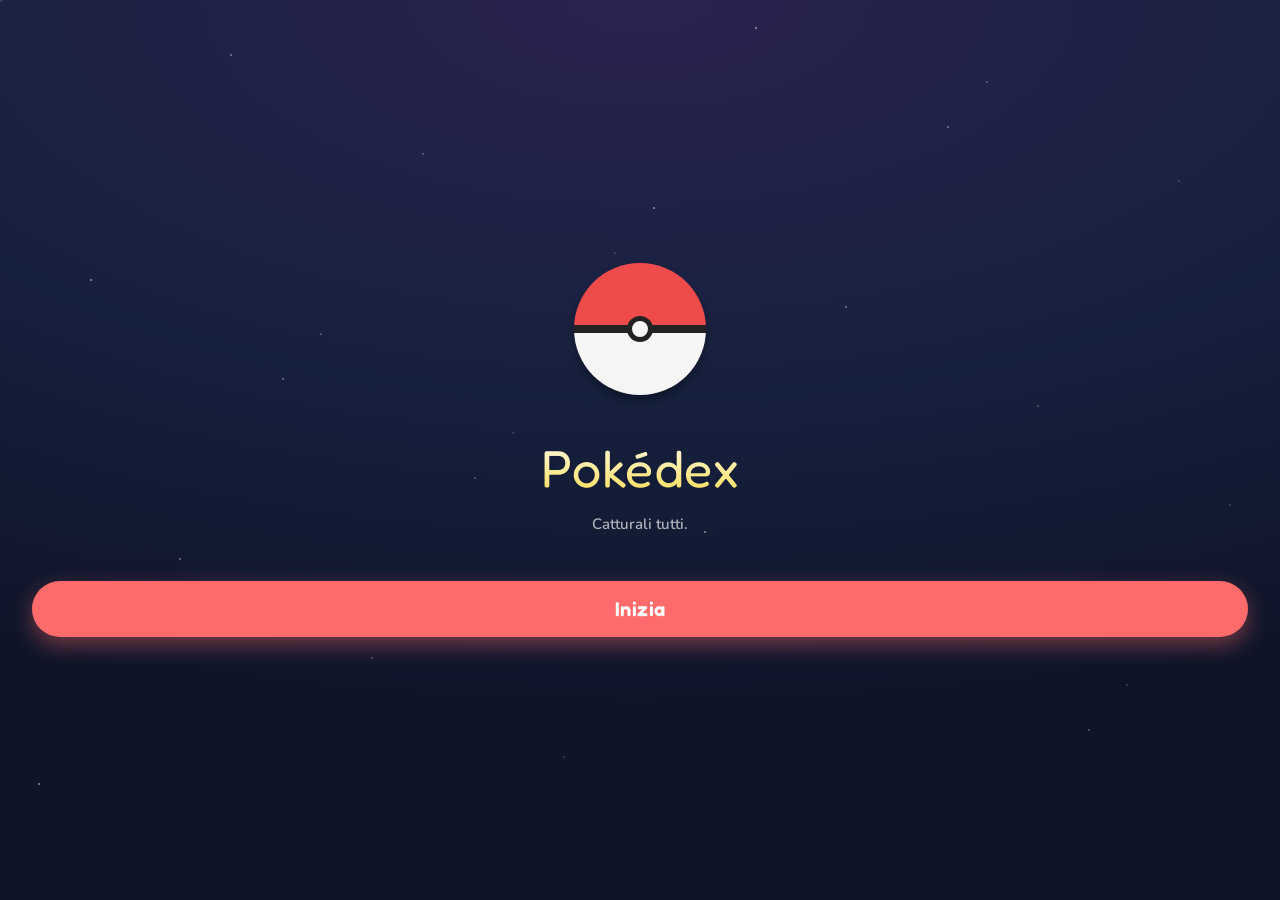
<file: src/index.html>
<!DOCTYPE html>
<html lang="en">
<head>
  <meta charset="UTF-8">
  <meta name="viewport" content="width=device-width, initial-scale=1.0, user-scalable=no">
  <title>PokéCatch</title>
  <link rel="preconnect" href="https://fonts.googleapis.com">
  <link rel="preconnect" href="https://fonts.gstatic.com" crossorigin>
  <link href="https://fonts.googleapis.com/css2?family=Fredoka+One&family=Nunito:wght@400;600;700&display=swap" rel="stylesheet">
  <link rel="stylesheet" href="css/base.css">
  <link rel="stylesheet" href="css/animations.css">
  <link rel="stylesheet" href="css/fte.css">
  <link rel="stylesheet" href="css/catch.css">
  <link rel="stylesheet" href="css/pokedex.css">
  <link rel="stylesheet" href="css/evolution.css">
  <link rel="manifest" href="manifest.json">
</head>
<body>
  <div id="app"></div>
  <script type="module" src="js/app.js"></script>
</body>
</html>
</file>
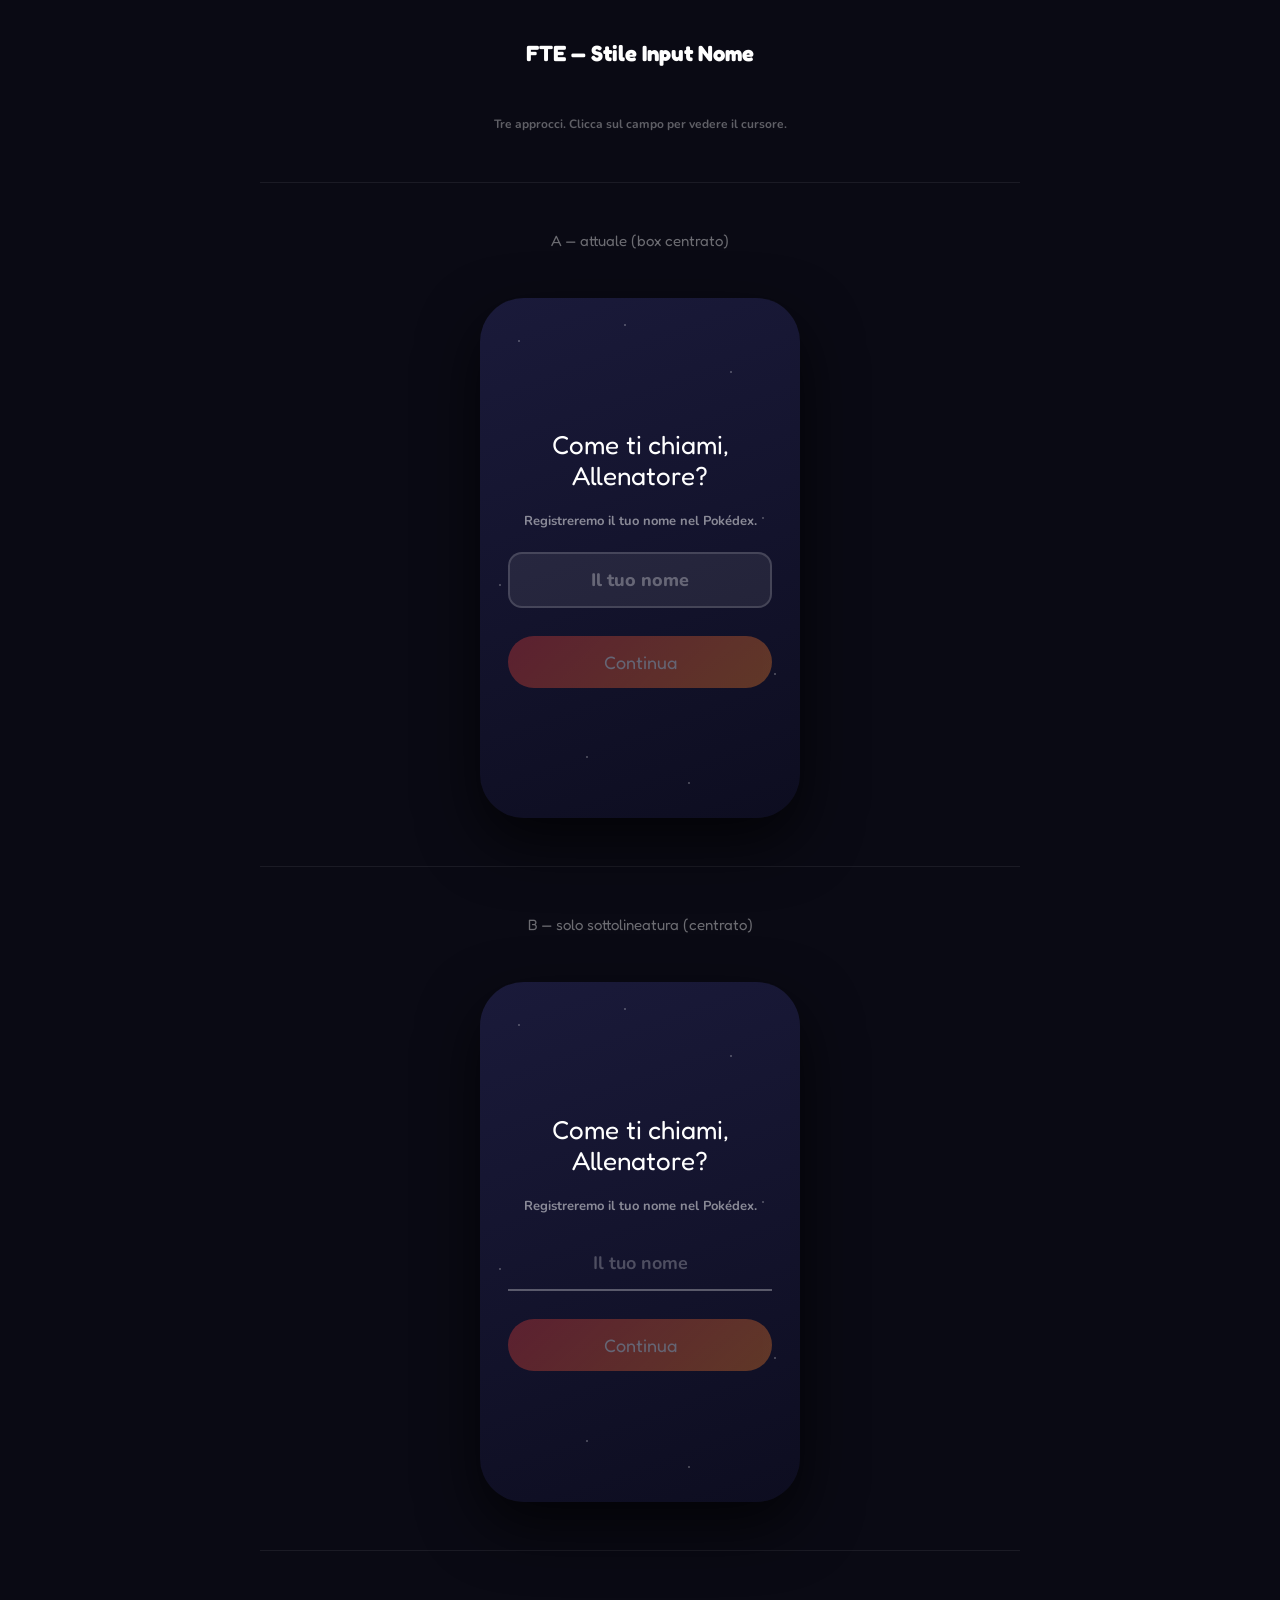
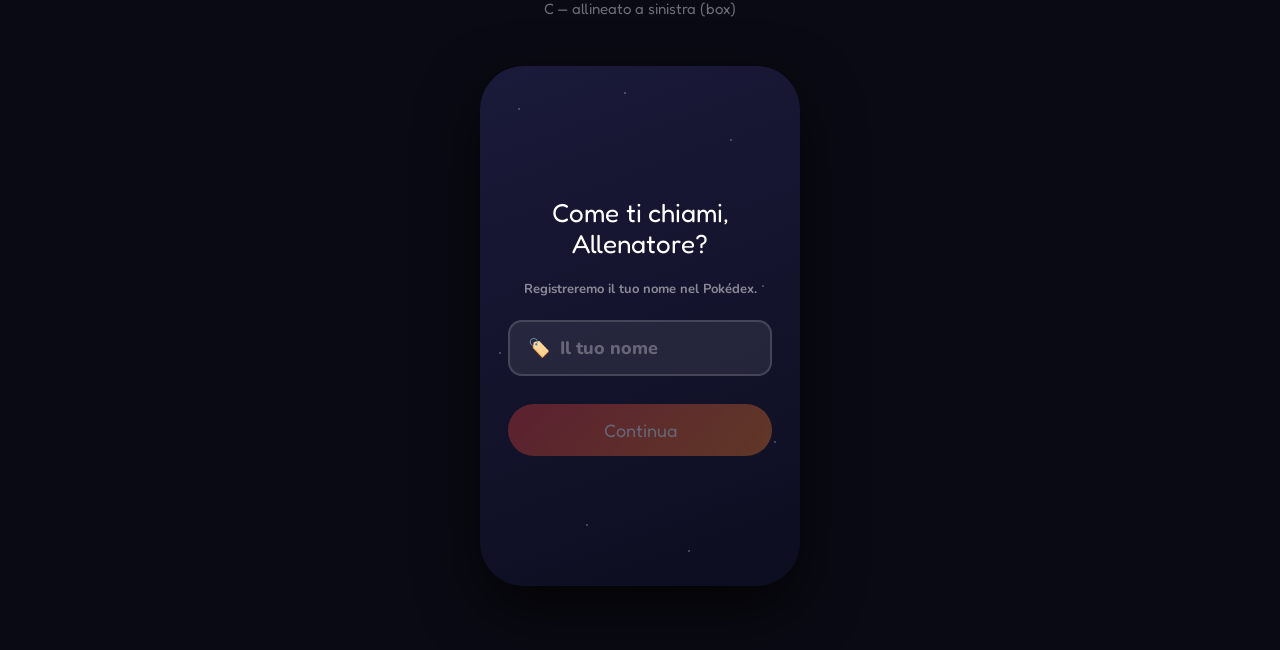
<file: Pokedex/fte-input.html>
<!DOCTYPE html>
<html lang="en">
<head>
<meta charset="UTF-8"/>
<meta name="viewport" content="width=device-width, initial-scale=1.0"/>
<title>FTE Name Input</title>
<link href="https://fonts.googleapis.com/css2?family=Fredoka+One&family=Nunito:wght@700;800;900&display=swap" rel="stylesheet"/>
<style>
* { box-sizing: border-box; margin: 0; padding: 0; }
body { font-family: 'Nunito', sans-serif; background: #0a0a14; color: #fff; padding: 40px 20px 64px; display: flex; flex-direction: column; align-items: center; gap: 48px; }
h1 { font-family: 'Fredoka One'; font-size: 22px; text-align:center; }
.sub { font-size: 12px; color: rgba(255,255,255,.35); font-weight: 700; text-align: center; line-height: 1.7; max-width:560px; }
.divider { width:100%; max-width:760px; height:1px; background:rgba(255,255,255,.07); }
.lbl { font-family:'Fredoka One'; font-size:15px; color:rgba(255,255,255,.4); text-align:center; }

/* phone shell */
.phone {
  width: 320px; height: 520px;
  background: linear-gradient(160deg, #1a1a3a 0%, #0d0d20 100%);
  border-radius: 44px; overflow: hidden;
  box-shadow: 0 24px 60px rgba(0,0,0,.7);
  display: flex; flex-direction: column;
  align-items: center; justify-content: center;
  padding: 32px 28px; gap: 20px;
  position: relative;
}
/* stars */
.stars { position:absolute; inset:0; pointer-events:none; }
.star { position:absolute; width:2px; height:2px; border-radius:50%; background:#fff; opacity:.3; }

.fte-title { font-family:'Fredoka One'; font-size:26px; text-align:center; color:#fff; }
.fte-sub { font-size:13px; font-weight:700; color:rgba(255,255,255,.5); text-align:center; line-height:1.6; }

/* ── OPTION A: current (box, centred) ── */
.input-box {
  width: 100%;
  background: rgba(255,255,255,.08);
  border: 2px solid rgba(255,255,255,.15);
  border-radius: 14px;
  padding: 14px 18px;
  font-family: 'Nunito', sans-serif;
  font-size: 18px; font-weight: 800;
  color: #fff; text-align: center;
  outline: none;
}
.input-box::placeholder { color: rgba(255,255,255,.3); }
.input-box:focus { border-color: rgba(255,255,255,.4); background: rgba(255,255,255,.11); }

/* ── OPTION B: underline only, centred ── */
.input-underline {
  width: 100%;
  background: transparent;
  border: none;
  border-bottom: 2.5px solid rgba(255,255,255,.3);
  padding: 10px 4px 12px;
  font-family: 'Nunito', sans-serif;
  font-size: 22px; font-weight: 800;
  color: #fff; text-align: center;
  outline: none;
  transition: border-color .2s;
}
.input-underline::placeholder { color: rgba(255,255,255,.25); font-size:18px; font-weight:700; }
.input-underline:focus { border-color: rgba(255,255,255,.7); }

/* ── OPTION C: left-aligned in centred block ── */
.input-left-wrap {
  width: 100%;
  background: rgba(255,255,255,.08);
  border: 2px solid rgba(255,255,255,.15);
  border-radius: 14px;
  padding: 14px 18px;
  display: flex; align-items: center; gap: 10px;
}
.input-left-wrap span { font-size:18px; }
.input-left {
  flex: 1;
  background: transparent; border: none;
  font-family: 'Nunito', sans-serif;
  font-size: 18px; font-weight: 800;
  color: #fff; text-align: left;
  outline: none;
}
.input-left::placeholder { color: rgba(255,255,255,.3); }

/* shared button */
.btn {
  width: 100%; height: 52px; border-radius: 999px;
  background: linear-gradient(135deg, #e23b3b, #f5822a);
  border: none; color: #fff;
  font-family: 'Fredoka One'; font-size: 18px;
  cursor: pointer; margin-top: 8px;
}
.btn:disabled { opacity: .35; cursor: not-allowed; }
</style>
</head>
<body>

<h1>FTE — Stile Input Nome</h1>
<p class="sub">Tre approcci. Clicca sul campo per vedere il cursore.</p>

<!-- A: current box centred -->
<div class="divider"></div>
<div class="lbl">A — attuale (box centrato)</div>
<div class="phone">
  <div class="stars">
    <span class="star" style="left:12%;top:8%"></span><span class="star" style="left:78%;top:14%"></span>
    <span class="star" style="left:45%;top:5%"></span><span class="star" style="left:88%;top:42%"></span>
    <span class="star" style="left:6%;top:55%"></span><span class="star" style="left:92%;top:72%"></span>
    <span class="star" style="left:33%;top:88%"></span><span class="star" style="left:65%;top:93%"></span>
  </div>
  <div class="fte-title">Come ti chiami,<br>Allenatore?</div>
  <div class="fte-sub">Registreremo il tuo nome nel Pokédex.</div>
  <input class="input-box" placeholder="Il tuo nome" maxlength="14" id="a-input"/>
  <button class="btn" id="a-btn" disabled>Continua</button>
  <script>
    document.getElementById('a-input').addEventListener('input', e => {
      document.getElementById('a-btn').disabled = e.target.value.trim().length < 2;
    });
  </script>
</div>

<!-- B: underline centred -->
<div class="divider"></div>
<div class="lbl">B — solo sottolineatura (centrato)</div>
<div class="phone">
  <div class="stars">
    <span class="star" style="left:12%;top:8%"></span><span class="star" style="left:78%;top:14%"></span>
    <span class="star" style="left:45%;top:5%"></span><span class="star" style="left:88%;top:42%"></span>
    <span class="star" style="left:6%;top:55%"></span><span class="star" style="left:92%;top:72%"></span>
    <span class="star" style="left:33%;top:88%"></span><span class="star" style="left:65%;top:93%"></span>
  </div>
  <div class="fte-title">Come ti chiami,<br>Allenatore?</div>
  <div class="fte-sub">Registreremo il tuo nome nel Pokédex.</div>
  <input class="input-underline" placeholder="Il tuo nome" maxlength="14" id="b-input"/>
  <button class="btn" id="b-btn" disabled>Continua</button>
  <script>
    document.getElementById('b-input').addEventListener('input', e => {
      document.getElementById('b-btn').disabled = e.target.value.trim().length < 2;
    });
  </script>
</div>

<!-- C: left-aligned with icon -->
<div class="divider"></div>
<div class="lbl">C — allineato a sinistra (box)</div>
<div class="phone">
  <div class="stars">
    <span class="star" style="left:12%;top:8%"></span><span class="star" style="left:78%;top:14%"></span>
    <span class="star" style="left:45%;top:5%"></span><span class="star" style="left:88%;top:42%"></span>
    <span class="star" style="left:6%;top:55%"></span><span class="star" style="left:92%;top:72%"></span>
    <span class="star" style="left:33%;top:88%"></span><span class="star" style="left:65%;top:93%"></span>
  </div>
  <div class="fte-title">Come ti chiami,<br>Allenatore?</div>
  <div class="fte-sub">Registreremo il tuo nome nel Pokédex.</div>
  <div class="input-left-wrap">
    <span>🏷️</span>
    <input class="input-left" placeholder="Il tuo nome" maxlength="14" id="c-input"/>
  </div>
  <button class="btn" id="c-btn" disabled>Continua</button>
  <script>
    document.getElementById('c-input').addEventListener('input', e => {
      document.getElementById('c-btn').disabled = e.target.value.trim().length < 2;
    });
  </script>
</div>

</body>
</html>
</file>
<file: src/css/base.css>
/* Reset */
*, *::before, *::after { box-sizing: border-box; margin: 0; padding: 0; }

:root {
  /* Core palette */
  --bg-catch: #1a1a2e;
  --bg-catch-2: #16213e;
  --bg-pokedex: #f5f2eb;
  --bg-pokedex-dark: #1e1e2a;
  --accent: #ff6b6b;
  --accent-deep: #e8514f;
  --accent-primary: #ff6b6b;
  --accent-gold: #ffd93d;
  --gold: #ffd93d;
  --text-primary: #2d2d2d;
  --text-light: #f0f0f0;
  --text-muted: #8a8a99;
  --silhouette: #3a3a5c;
  --card-light: #ffffff;
  --card-shadow: 0 6px 20px rgba(40,30,20,.10);

  /* Skin (default: classic) */
  --skin: #cc0000;
  --skin-soft: rgba(204,0,0,.14);
  --frame-border: 6px solid #cc0000;
  --frame-radius: 22px;
  --frame-glow: none;

  /* Type colours */
  --type-normal: #a8a878;
  --type-fire: #f08030;
  --type-water: #6890f0;
  --type-grass: #78c850;
  --type-electric: #f8d030;
  --type-ice: #98d8d8;
  --type-fighting: #c03028;
  --type-poison: #a040a0;
  --type-ground: #e0c068;
  --type-flying: #a890f0;
  --type-psychic: #f85888;
  --type-bug: #a8b820;
  --type-rock: #b8a038;
  --type-ghost: #705898;
  --type-dragon: #7038f8;
  --type-dark: #705848;
  --type-steel: #b8b8d0;
  --type-fairy: #ee99ac;

  /* Spacing (8px base) */
  --s1: 8px;
  --s2: 16px;
  --s3: 24px;
  --s4: 32px;
  --space-xs: 4px;
  --space-sm: 8px;
  --space-md: 16px;
  --space-lg: 24px;
  --space-xl: 32px;
  --space-2xl: 48px;

  /* Radius */
  --radius: 12px;
  --radius-sm: 8px;
  --radius-md: 12px;
  --radius-lg: 20px;
  --radius-full: 9999px;
  --radius-pill: 9999px;

  /* Touch */
  --tap: 48px;

  /* Typography */
  --font-display: 'Fredoka One', cursive;
  --font-body: 'Nunito', sans-serif;
}

/* Pokédex model overrides via data-pokedex on #app */
[data-pokedex="classic"] {
  --skin: #cc0000;
  --skin-soft: rgba(204,0,0,.13);
  --frame-border: 6px solid #cc0000;
  --frame-radius: 22px;
  --frame-glow: none;
}
[data-pokedex="johto"] {
  --skin: #d4a017;
  --skin-soft: rgba(212,160,23,.14);
  --frame-border: 5px solid #d4a017;
  --frame-radius: 16px;
  --frame-glow: inset 0 0 12px rgba(212,160,23,.15);
}
[data-pokedex="hoenn"] {
  --skin: #f97316;
  --skin-soft: rgba(249,115,22,.12);
  --frame-border: 5px solid #f97316;
  --frame-radius: 18px;
  --frame-glow: none;
}
[data-pokedex="sinnoh"] {
  --skin: #e63946;
  --skin-soft: rgba(230,57,70,.12);
  --frame-border: 4px solid #e63946;
  --frame-radius: 14px;
  --frame-glow: none;
}
[data-pokedex="unova"] {
  --skin: #555b6e;
  --skin-soft: rgba(85,91,110,.14);
  --frame-border: 3px solid #555b6e;
  --frame-radius: 8px;
  --frame-glow: 0 0 16px rgba(85,91,110,.3);
}
[data-pokedex="kalos"] {
  --skin: #e63946;
  --skin-soft: rgba(230,57,70,.12);
  --frame-border: 3px solid #e63946;
  --frame-radius: 28px;
  --frame-glow: 0 0 18px rgba(230,57,70,.2), 0 0 0 1px rgba(230,57,70,.3);
}
[data-pokedex="alola"] {
  --skin: #f4a261;
  --skin-soft: rgba(244,162,97,.12);
  --frame-border: 3px solid #f4a261;
  --frame-radius: 24px;
  --frame-glow: 0 0 14px rgba(244,162,97,.25);
}
[data-pokedex="rotom"] {
  --skin: #e76f51;
  --skin-soft: rgba(231,111,81,.12);
  --frame-border: 3px solid #e76f51;
  --frame-radius: 28px;
  --frame-glow: 0 0 18px rgba(231,111,81,.3), 0 0 0 1px rgba(231,111,81,.3);
}

html, body {
  height: 100%;
  font-family: var(--font-body);
  font-size: 16px;
  line-height: 1.5;
  -webkit-font-smoothing: antialiased;
}

body {
  background: var(--bg-catch);
  color: var(--text-light);
}

#app {
  min-height: 100%;
  display: flex;
  flex-direction: column;
  position: relative;
}

h1, h2, h3 {
  font-family: var(--font-display);
  font-weight: 400;
}

button {
  font-family: var(--font-body);
  font-weight: 600;
  cursor: pointer;
  border: none;
  outline: none;
  background: none;
  color: inherit;
  -webkit-tap-highlight-color: transparent;
}

input {
  font-family: var(--font-body);
}

img {
  display: block;
  max-width: 100%;
}

.fredoka {
  font-family: var(--font-display);
  font-weight: 400;
}

/* Scroll regions */
.scroll {
  overflow-y: auto;
  overflow-x: hidden;
  -webkit-overflow-scrolling: touch;
}
.scroll::-webkit-scrollbar { width: 0; height: 0; }

/* Primary pill button */
.btn-primary {
  height: 56px;
  border-radius: var(--radius-pill);
  background: var(--accent);
  color: #fff;
  font-family: var(--font-display);
  font-size: 20px;
  letter-spacing: .5px;
  display: flex;
  align-items: center;
  justify-content: center;
  gap: 10px;
  box-shadow: 0 8px 22px rgba(255,107,107,.42);
  transition: transform .12s ease, box-shadow .2s ease;
  width: 100%;
  padding: 0 24px;
}
.btn-primary:active {
  transform: translateY(2px) scale(.99);
  box-shadow: 0 4px 12px rgba(255,107,107,.4);
}
.btn-primary:disabled {
  opacity: .4;
  box-shadow: none;
  cursor: not-allowed;
}

/* Ghost button */
.btn-ghost {
  height: 48px;
  border-radius: var(--radius-pill);
  background: rgba(255,255,255,.07);
  color: var(--text-light);
  border: 1.5px solid rgba(255,255,255,.16);
  font-family: var(--font-body);
  font-weight: 700;
  font-size: 15px;
  display: flex;
  align-items: center;
  justify-content: center;
  gap: 8px;
  padding: 0 22px;
  transition: background .15s ease, border-color .15s ease;
}
.btn-ghost:active {
  background: rgba(255,255,255,.13);
}

/* Type badge */
.type-badge {
  display: inline-flex;
  align-items: center;
  gap: 5px;
  padding: 5px 13px;
  border-radius: var(--radius-pill);
  font-family: var(--font-body);
  font-weight: 800;
  font-size: 12px;
  color: #fff;
  text-shadow: 0 1px 2px rgba(0,0,0,.25);
  letter-spacing: .4px;
  text-transform: capitalize;
}

/* Filter pills */
.pill {
  height: 36px;
  padding: 0 16px;
  border-radius: var(--radius-pill);
  font-family: var(--font-body);
  font-weight: 700;
  font-size: 13px;
  background: rgba(0,0,0,.05);
  color: var(--text-muted);
  display: inline-flex;
  align-items: center;
  white-space: nowrap;
  transition: all .15s ease;
  border: 1.5px solid transparent;
  flex-shrink: 0;
}
.pill.active {
  background: var(--accent);
  color: #fff;
}

/* Skeleton loader */
.skel {
  background: linear-gradient(90deg, rgba(255,255,255,.04) 25%, rgba(255,255,255,.12) 37%, rgba(255,255,255,.04) 63%);
  background-size: 200% 100%;
  animation: shimmer 1.3s ease infinite;
}

@media (prefers-reduced-motion: reduce) {
  *, *::before, *::after {
    animation-duration: 0.01ms !important;
    transition-duration: 0.01ms !important;
  }
}
</file>
<file: src/css/animations.css>
@keyframes fadeIn {
  from { opacity: 0; }
  to { opacity: 1; }
}

@keyframes fade-in {
  from { opacity: 0; }
  to { opacity: 1; }
}

@keyframes fadeInUp {
  from { opacity: 0; transform: translateX(-50%) translateY(10px); }
  to { opacity: 1; transform: translateX(-50%) translateY(0); }
}

@keyframes spin {
  to { transform: rotate(360deg); }
}

@keyframes pulse {
  0%, 100% { opacity: 1; }
  50% { opacity: 0.5; }
}

@keyframes float {
  0%, 100% { transform: translateY(0); }
  50% { transform: translateY(-8px); }
}

@keyframes float-y {
  0%, 100% { transform: translateY(0); }
  50% { transform: translateY(-10px); }
}

@keyframes pop-in {
  0% { transform: scale(.6); opacity: 0; }
  60% { transform: scale(1.06); }
  100% { transform: scale(1); opacity: 1; }
}

@keyframes revealPop {
  0% { transform: scale(0.8); opacity: 0; }
  60% { transform: scale(1.1); }
  100% { transform: scale(1); opacity: 1; }
}

@keyframes flee {
  0% { transform: scale(1); opacity: 1; }
  100% { transform: scale(0.3) translateY(-40px); opacity: 0; }
}

@keyframes wobble {
  0%, 100% { transform: rotate(0); }
  25% { transform: rotate(-16deg); }
  75% { transform: rotate(16deg); }
}

@keyframes ballShake {
  0% { transform: translate(-50%, -50%) rotate(0); }
  10% { transform: translate(-50%, -50%) rotate(-15deg); }
  20% { transform: translate(-50%, -50%) rotate(15deg); }
  30% { transform: translate(-50%, -50%) rotate(-10deg); }
  40% { transform: translate(-50%, -50%) rotate(10deg); }
  50% { transform: translate(-50%, -50%) rotate(-5deg); }
  60% { transform: translate(-50%, -50%) rotate(0); }
  100% { transform: translate(-50%, -50%) scale(0.9); }
}

@keyframes shimmer {
  0% { background-position: -200% 0; }
  100% { background-position: 200% 0; }
}

@keyframes sheet-up {
  from { transform: translateY(100%); }
  to { transform: translateY(0); }
}

@keyframes slideUp {
  from { transform: translateY(100%); }
  to { transform: translateY(0); }
}

@keyframes toast-in {
  0% { transform: translateX(-50%) translateY(-30px); opacity: 0; }
  12% { transform: translateX(-50%) translateY(0); opacity: 1; }
  88% { transform: translateX(-50%) translateY(0); opacity: 1; }
  100% { transform: translateX(-50%) translateY(-30px); opacity: 0; }
}

@keyframes star-burst {
  0% { transform: scale(0) rotate(0); opacity: 0; }
  40% { opacity: 1; }
  100% { transform: scale(1.4) rotate(40deg); opacity: 0; }
}

@keyframes sparkle {
  0%, 100% { opacity: .2; transform: scale(.7); }
  50% { opacity: 1; transform: scale(1.2); }
}

@keyframes dexOpen {
  0% { transform: perspective(600px) rotateY(-90deg); opacity: 0; }
  50% { opacity: 1; }
  100% { transform: perspective(600px) rotateY(0deg); }
}

/* Catch sequence animations */
@keyframes ring-burst {
  0% { box-shadow: 0 0 0 0 rgba(255,217,61,.55); }
  100% { box-shadow: 0 0 0 120px rgba(255,217,61,0); }
}

@keyframes ring-shrink {
  from { transform: translate(-50%,-50%) scale(2.6); opacity: .15; }
  to { transform: translate(-50%,-50%) scale(1); opacity: 1; }
}

@keyframes throw-up {
  0% { transform: translate(-50%,140px) scale(.4); }
  70% { transform: translate(-50%,-12px) scale(.62); }
  100% { transform: translate(-50%,0) scale(.6); }
}

@keyframes ball-drop {
  0% { transform: translateY(-90px); opacity: 0; }
  60% { opacity: 1; }
  100% { transform: translateY(0); opacity: 1; }
}

@keyframes mon-shrink {
  from { transform: scale(1); opacity: 1; }
  to { transform: scale(.05); opacity: 0; }
}

@keyframes mon-pop {
  0% { transform: scale(.05); opacity: 0; }
  100% { transform: scale(1); opacity: 1; }
}

@keyframes burst-break {
  0% { transform: scale(1); }
  40% { transform: scale(1.25); }
  100% { transform: scale(1.6); opacity: 0; }
}

@keyframes screen-shimmer {
  0%, 100% { opacity: 0; }
  50% { opacity: .5; }
}

@keyframes gotcha-in {
  0% { transform: scale(.3); opacity: 0; }
  55% { transform: scale(1.12); }
  100% { transform: scale(1); opacity: 1; }
}
</file>
<file: src/css/fte.css>
/* FTE — full-screen onboarding */
.fte-screen {
  position: absolute;
  inset: 0;
  display: flex;
  flex-direction: column;
  color: var(--text-light);
  background: radial-gradient(120% 80% at 50% 0%, #2a2350 0%, #16213e 55%, #0f1428 100%);
  animation: fade-in 0.4s ease;
  overflow: hidden;
}

/* Ambient stars */
.fte-stars {
  position: absolute;
  inset: 0;
  overflow: hidden;
  pointer-events: none;
}

.fte-star {
  position: absolute;
  width: 2px;
  height: 2px;
  border-radius: 99px;
  background: #fff;
}

/* Step dots */
.fte-dots {
  display: flex;
  gap: 7px;
  justify-content: center;
  margin-top: auto;
  padding-bottom: 6px;
}

.fte-dot {
  height: 7px;
  border-radius: 99px;
  background: rgba(255,255,255,.18);
  transition: all .3s ease;
}

.fte-dot.active {
  background: var(--accent);
}

.fte-dot.current {
  width: 22px;
}

/* Splash screen */
.fte-splash {
  flex: 1;
  display: flex;
  flex-direction: column;
  align-items: center;
  justify-content: center;
  padding: 0 32px;
  position: relative;
  z-index: 1;
}

.fte-splash .pokeball-wrap {
  animation: float-y 3.5s ease infinite;
}

.fte-splash .pokeball-spin {
  width: 132px;
  height: 132px;
  border-radius: 50%;
  background: linear-gradient(to bottom, #ee4b4b 50%, #f5f5f5 50%);
  position: relative;
  animation: spin 8s linear infinite;
  box-shadow: 0 6px 10px rgba(0,0,0,.35);
}

.fte-splash .pokeball-spin::before {
  content: '';
  position: absolute;
  top: 50%;
  left: 0;
  right: 0;
  height: 8px;
  background: #222;
  transform: translateY(-50%);
}

.fte-splash .pokeball-spin::after {
  content: '';
  position: absolute;
  top: 50%;
  left: 50%;
  transform: translate(-50%, -50%);
  width: 26px;
  height: 26px;
  background: #f5f5f5;
  border: 5px solid #222;
  border-radius: 50%;
}

.fte-title {
  font-size: 52px;
  margin: 34px 0 6px;
  letter-spacing: .5px;
  background: linear-gradient(180deg, #fff, #ffd93d);
  -webkit-background-clip: text;
  -webkit-text-fill-color: transparent;
  background-clip: text;
}

.fte-subtitle {
  font-size: 15px;
  color: rgba(240,240,240,.7);
  margin: 0 0 46px;
  font-weight: 600;
}

/* Name step */
.fte-name-step {
  flex: 1;
  display: flex;
  flex-direction: column;
  padding: 76px 32px 24px;
  position: relative;
  z-index: 1;
}

.fte-name-step h2 {
  font-size: 30px;
  line-height: 1.15;
  margin: 0 0 10px;
}

.fte-name-step p {
  font-size: 14px;
  color: rgba(240,240,240,.6);
  margin: 0 0 34px;
  font-weight: 600;
}

.fte-input {
  height: 60px;
  border-radius: 16px;
  border: 2px solid rgba(255,255,255,.16);
  background: rgba(255,255,255,.06);
  color: #fff;
  font-size: 22px;
  font-family: var(--font-display);
  padding: 0 20px;
  outline: none;
  text-align: center;
  width: 100%;
  transition: border-color 0.2s;
}

.fte-input:focus {
  border-color: var(--accent);
}

/* Avatar step — carousel */
.fte-avatar-step {
  flex: 1;
  display: flex;
  flex-direction: column;
  padding: 64px 0 24px;
  position: relative;
  z-index: 1;
}

.fte-avatar-step h2 {
  font-size: 30px;
  margin: 0 0 6px;
  padding: 0 28px;
}

.fte-avatar-step p {
  font-size: 14px;
  color: rgba(240,240,240,.6);
  margin: 0 0 24px;
  font-weight: 600;
  padding: 0 28px;
}

.fte-carousel {
  width: 100%;
  overflow: hidden;
  position: relative;
}

.fte-carousel-track {
  display: flex;
  align-items: flex-end;
  gap: 0;
  transition: transform 0.4s cubic-bezier(0.25, 1, 0.5, 1);
  padding: 16px 0 8px;
  will-change: transform;
  /* start offset so first card is centered */
  padding-left: calc(50% - 36%);
}

.fte-carousel-card {
  flex-shrink: 0;
  width: 72%;
  display: flex;
  flex-direction: column;
  align-items: center;
  gap: 12px;
  transition: transform 0.4s ease, opacity 0.4s ease;
  cursor: pointer;
  transform: scale(0.78);
  opacity: 0.4;
}

.fte-carousel-card.center {
  transform: scale(1);
  opacity: 1;
  cursor: default;
}

.fte-carousel-card.side {
  transform: scale(0.82);
  opacity: 0.55;
}

.fte-carousel-card.far {
  transform: scale(0.72);
  opacity: 0.25;
}

.fte-carousel-card-inner {
  width: 100%;
  aspect-ratio: 3/4;
  border-radius: 24px;
  background: linear-gradient(160deg, color-mix(in srgb, var(--cap) 30%, #1e1e3a), #1e1e3a);
  border: 2px solid color-mix(in srgb, var(--cap) 60%, transparent);
  overflow: hidden;
  display: flex;
  align-items: flex-end;
  justify-content: center;
  box-shadow: 0 20px 40px rgba(0,0,0,.4);
  position: relative;
}

.fte-carousel-card.center .fte-carousel-card-inner {
  box-shadow: 0 24px 48px rgba(0,0,0,.5), 0 0 0 2px var(--cap);
}

.fte-carousel-card-inner img {
  width: 90%;
  height: 95%;
  object-fit: contain;
  object-position: bottom center;
}

.fte-carousel-label {
  display: flex;
  flex-direction: column;
  align-items: center;
  gap: 2px;
}

.fte-carousel-name {
  font-size: 20px;
  color: #fff;
}

.fte-carousel-game {
  font-size: 12px;
  font-weight: 700;
  color: rgba(240,240,240,.5);
  text-transform: uppercase;
  letter-spacing: .5px;
}

.fte-carousel-dots {
  display: flex;
  gap: 6px;
  justify-content: center;
  margin: 10px 0 0;
}

.fte-cdot {
  width: 6px;
  height: 6px;
  border-radius: 99px;
  background: rgba(255,255,255,.2);
  transition: all .3s ease;
}

.fte-cdot.active {
  width: 18px;
  background: var(--accent);
}

/* Pokédex model step */
.fte-skin-step {
  flex: 1;
  display: flex;
  flex-direction: column;
  padding: 56px 28px 24px;
  position: relative;
  z-index: 1;
}

.fte-skin-step h2 {
  font-size: 30px;
  margin: 0 0 6px;
}

.fte-skin-step p {
  font-size: 14px;
  color: rgba(240,240,240,.6);
  margin: 0 0 22px;
  font-weight: 600;
}

.fte-pokedex-grid {
  display: grid;
  grid-template-columns: repeat(4, 1fr);
  gap: 12px;
}

.fte-pokedex-btn {
  display: flex;
  flex-direction: column;
  align-items: center;
  gap: 8px;
  padding: 18px 10px 14px;
  border-radius: 18px;
  background: rgba(255,255,255,.05);
  border: 2px solid rgba(255,255,255,.1);
  color: var(--text-light);
  transition: all .2s ease;
}

.fte-pokedex-btn.selected {
  border-color: var(--model-accent);
  background: rgba(255,255,255,.08);
  box-shadow: 0 0 20px color-mix(in srgb, var(--model-accent) 40%, transparent);
  transform: scale(1.03);
}

.fte-pokedex-preview {
  width: 100%;
  height: 100px;
  border-radius: 10px;
  display: grid;
  place-items: center;
  overflow: hidden;
  background: rgba(0,0,0,.2);
}

.fte-pdx-img {
  width: 100%;
  height: 100%;
  object-fit: contain;
  padding: 8px;
}

.fte-pokedex-name {
  font-family: var(--font-display);
  font-size: 15px;
}

.fte-pokedex-desc {
  font-size: 11px;
  color: rgba(240,240,240,.5);
  font-weight: 700;
}

/* Opening animation — device specific */
.fte-opening {
  position: absolute;
  inset: 0;
  display: grid;
  place-items: center;
  z-index: 5;
  background: radial-gradient(circle at 50% 45%, #2a2350, #0f1428);
  animation: fade-in .3s ease;
}

.fte-opening-device {
  width: 140px;
  height: 180px;
  margin: 0 auto;
  position: relative;
  border-radius: 12px;
}

/* Classic — flip open */
.fte-open-classic {
  background: linear-gradient(180deg, #cc0000 50%, #990000 100%);
  border-radius: 12px 12px 6px 6px;
  animation: pdx-flip-open 1.2s ease forwards;
  transform-origin: bottom center;
  box-shadow: 0 8px 30px rgba(204,0,0,.4);
}
.fte-open-classic::before {
  content: '';
  position: absolute;
  top: 15px;
  left: 50%;
  transform: translateX(-50%);
  width: 30px;
  height: 30px;
  border-radius: 50%;
  background: radial-gradient(circle, #7df9ff, #0ea5e9);
  box-shadow: 0 0 12px #0ea5e9;
  animation: lens-glow 1.2s ease 0.6s forwards;
  opacity: 0;
}
.fte-open-classic::after {
  content: '';
  position: absolute;
  top: 50%;
  left: 10%;
  right: 10%;
  height: 50px;
  background: rgba(0,0,0,.15);
  border-radius: 4px;
  animation: screen-on 0.4s ease 0.8s forwards;
  opacity: 0;
}

@keyframes pdx-flip-open {
  0% { transform: perspective(600px) rotateX(90deg); opacity: 0; }
  30% { opacity: 1; }
  100% { transform: perspective(600px) rotateX(0deg); }
}

@keyframes lens-glow {
  0% { opacity: 0; transform: translateX(-50%) scale(0.5); }
  100% { opacity: 1; transform: translateX(-50%) scale(1); }
}

@keyframes screen-on {
  0% { opacity: 0; background: rgba(0,0,0,.15); }
  100% { opacity: 1; background: rgba(100,255,200,.25); }
}

/* Johto — slide open horizontally */
.fte-open-johto {
  background: linear-gradient(160deg, #d4a017, #996b00);
  border-radius: 14px;
  animation: pdx-slide-open 1.2s ease forwards;
  box-shadow: 0 8px 30px rgba(212,160,23,.4);
}
.fte-open-johto::before {
  content: '';
  position: absolute;
  top: 20%;
  left: 15%;
  right: 15%;
  bottom: 30%;
  background: #1a1a2e;
  border-radius: 6px;
  animation: screen-on 0.3s ease 0.7s forwards;
  opacity: 0;
}

@keyframes pdx-slide-open {
  0% { transform: scaleX(0.1); opacity: 0; }
  40% { transform: scaleX(0.5); opacity: 1; }
  100% { transform: scaleX(1); }
}

/* Rotom — bouncy pop in */
.fte-open-rotom {
  background: linear-gradient(160deg, #f97316, #ea580c);
  border-radius: 28px;
  animation: pdx-rotom-pop 1.4s cubic-bezier(0.34, 1.56, 0.64, 1) forwards;
  box-shadow: 0 8px 30px rgba(249,115,22,.4);
}
.fte-open-rotom::before {
  content: '⚡';
  position: absolute;
  top: 50%;
  left: 50%;
  transform: translate(-50%, -50%);
  font-size: 40px;
  animation: rotom-zap 0.5s ease 0.8s forwards;
  opacity: 0;
}
.fte-open-rotom::after {
  content: '';
  position: absolute;
  inset: 12px;
  background: rgba(0,0,0,.2);
  border-radius: 20px;
  animation: screen-on 0.3s ease 1s forwards;
  opacity: 0;
}

@keyframes pdx-rotom-pop {
  0% { transform: scale(0) rotate(-20deg); opacity: 0; }
  50% { opacity: 1; }
  100% { transform: scale(1) rotate(0deg); }
}

@keyframes rotom-zap {
  0% { opacity: 0; transform: translate(-50%, -50%) scale(2); }
  100% { opacity: 1; transform: translate(-50%, -50%) scale(1); }
}

/* Phone — swipe up */
.fte-open-phone {
  background: linear-gradient(180deg, #1e293b, #334155);
  border: 2px solid #3b82f6;
  border-radius: 18px;
  animation: pdx-phone-up 1s ease forwards;
  box-shadow: 0 8px 30px rgba(59,130,246,.3);
}
.fte-open-phone::before {
  content: '';
  position: absolute;
  inset: 8px;
  background: #0f172a;
  border-radius: 12px;
  animation: screen-on 0.3s ease 0.6s forwards;
  opacity: 0;
}
.fte-open-phone::after {
  content: '';
  position: absolute;
  bottom: 10px;
  left: 50%;
  transform: translateX(-50%);
  width: 40px;
  height: 4px;
  border-radius: 99px;
  background: #3b82f6;
  animation: fade-in 0.3s ease 0.8s forwards;
  opacity: 0;
}

@keyframes pdx-phone-up {
  0% { transform: translateY(100%) scale(0.8); opacity: 0; }
  100% { transform: translateY(0) scale(1); opacity: 1; }
}

.fte-opening-welcome {
  font-family: var(--font-display);
  font-size: 24px;
  margin-top: 30px;
  color: var(--gold);
}

/* FTE button wrapper */
.fte-btn-wrap {
  margin-top: auto;
}
</file>
<file: src/css/catch.css>
/* Catch view layout */
.view-catch {
  display: flex;
  flex-direction: column;
  min-height: 100vh;
  position: relative;
  overflow: hidden;
  color: var(--text-light);
  transition: background .4s ease;
  user-select: none;
}

/* Header */
.catch-header {
  display: flex;
  align-items: center;
  justify-content: space-between;
  padding: 52px 18px 0;
  position: relative;
  z-index: 3;
}

.catch-trainer {
  display: flex;
  align-items: center;
  gap: 10px;
}

.catch-trainer-avatar {
  width: 40px;
  height: 40px;
  border-radius: 50%;
  overflow: hidden;
  flex-shrink: 0;
  background: linear-gradient(160deg, #cfe3f5, #e9dfce);
  display: flex;
  align-items: center;
  justify-content: center;
}

.catch-trainer-avatar img {
  width: 100%;
  height: 100%;
  object-fit: cover;
  object-position: top center;
}

.catch-trainer-avatar .avatar-fallback {
  width: 100%;
  height: 100%;
  display: flex;
  align-items: center;
  justify-content: center;
  font-family: var(--font-display);
  font-size: 0.9rem;
  color: #fff;
}

.catch-trainer-info {
  display: flex;
  flex-direction: column;
}

.catch-trainer-label {
  font-size: 10px;
  color: rgba(240,240,240,.5);
  font-weight: 700;
  letter-spacing: .5px;
  text-transform: uppercase;
}

.catch-trainer-name {
  font-family: var(--font-display);
  font-size: 16px;
  line-height: 1;
}

.catch-nav-btn {
  height: 40px;
  padding: 0 16px;
  font-size: 13px;
  border-radius: var(--radius-pill);
  background: rgba(255,255,255,.07);
  color: var(--text-light);
  border: 1.5px solid rgba(255,255,255,.16);
  font-weight: 700;
  display: flex;
  align-items: center;
  gap: 4px;
}

/* Encounter label */
.catch-encounter-label {
  text-align: center;
  margin-top: 14px;
  position: relative;
  z-index: 2;
  transition: opacity .3s ease;
}

.catch-encounter-label.hidden {
  opacity: 0;
  pointer-events: none;
}

.catch-encounter-subtitle {
  display: flex;
  align-items: center;
  justify-content: center;
  gap: 7px;
  font-size: 12px;
  color: rgba(240,240,240,.6);
  font-weight: 700;
  letter-spacing: .5px;
}

.catch-encounter-name {
  font-family: var(--font-display);
  font-size: 26px;
  margin: 8px 0 10px;
  line-height: 1.1;
  color: #fff;
}

.catch-encounter-name.shiny {
  color: var(--gold);
}

.catch-types {
  display: flex;
  gap: 7px;
  justify-content: center;
}

/* Encounter area (stage) */
.catch-stage {
  flex: 1;
  position: relative;
  display: flex;
  flex-direction: column;
  align-items: center;
  justify-content: center;
}

/* Platform glow */
.catch-platform {
  position: absolute;
  left: 50%;
  top: 56%;
  transform: translate(-50%, -50%);
  width: 230px;
  height: 60px;
  border-radius: 50%;
  filter: blur(4px);
  pointer-events: none;
}

/* Pokemon display */
.catch-pokemon {
  position: absolute;
  left: 50%;
  top: 42%;
  transform: translate(-50%, -50%);
  z-index: 2;
}

.catch-pokemon-inner {
  position: relative;
}

.catch-pokemon-inner.floating {
  animation: float-y 3.2s ease infinite;
}

.catch-pokemon-inner.fleeing {
  animation: mon-pop .4s ease;
}

.catch-pokemon-inner.shrinking {
  animation: mon-shrink .4s ease forwards;
}

.catch-pokemon img {
  width: 208px;
  height: 208px;
  object-fit: contain;
  image-rendering: auto;
}

.catch-pokemon.silhouette img {
  filter: brightness(0);
}

.catch-pokemon.revealed img {
  animation: pop-in 0.4s ease;
}

/* Shiny sparkles */
.catch-sparkle {
  position: absolute;
  font-size: 18px;
}

/* Shiny shimmer overlay */
.catch-shiny-overlay {
  position: absolute;
  inset: 0;
  pointer-events: none;
  background: linear-gradient(120deg, transparent 30%, rgba(255,217,61,.12) 50%, transparent 70%);
  animation: screen-shimmer 2.4s ease infinite;
  z-index: 1;
}

/* Tall-grass vignette */
.catch-vignette {
  position: absolute;
  inset: 0;
  pointer-events: none;
  background: linear-gradient(180deg, transparent 60%, rgba(8,10,22,.55) 100%);
}

/* Aiming ring */
.catch-ring-guide {
  position: absolute;
  left: 50%;
  top: 42%;
  width: 170px;
  height: 170px;
  border-radius: 50%;
  border: 3px dashed rgba(255,255,255,.35);
  transform: translate(-50%, -50%);
  pointer-events: none;
}

.catch-ring-shrink {
  position: absolute;
  left: 50%;
  top: 42%;
  width: 170px;
  height: 170px;
  border-radius: 50%;
  border: 4px solid #fff;
  box-shadow: 0 0 18px rgba(255,255,255,.6);
  animation: ring-shrink 1.35s ease forwards;
  pointer-events: none;
}

.catch-tap-hint {
  position: absolute;
  left: 0;
  right: 0;
  top: 70%;
  text-align: center;
  font-size: 13px;
  font-weight: 800;
  color: rgba(255,255,255,.85);
  pointer-events: none;
}

/* Thrown ball */
.catch-thrown-ball {
  position: absolute;
  left: 50%;
  top: 42%;
  transform: translate(-50%, -50%);
  z-index: 5;
}

.catch-thrown-ball.dropping {
  animation: ball-drop .48s ease;
}

.catch-wobble-dots {
  text-align: center;
  margin-top: 14px;
  color: rgba(255,255,255,.7);
  font-size: 20px;
  letter-spacing: 4px;
}

/* Caught state */
.catch-success {
  position: absolute;
  left: 50%;
  top: 42%;
  transform: translate(-50%, -50%);
  text-align: center;
  z-index: 5;
}

.catch-success-stars {
  position: relative;
  display: inline-block;
}

.catch-success-star {
  position: absolute;
  left: 50%;
  top: 50%;
  font-size: 20px;
  color: var(--gold);
  transform-origin: 0 0;
}

.catch-gotcha {
  font-family: var(--font-display);
  font-size: 36px;
  color: var(--gold);
  margin: 22px 0 4px;
  animation: gotcha-in .5s ease;
}

.catch-success-name {
  font-weight: 700;
  color: #fff;
  font-size: 15px;
}

/* Fled state */
.catch-fled {
  position: absolute;
  left: 50%;
  top: 70%;
  transform: translate(-50%, -50%);
  text-align: center;
  z-index: 5;
}

.catch-fled h2 {
  font-size: 28px;
  color: #fff;
  opacity: .85;
}

.catch-fled p {
  font-size: 13px;
  color: rgba(240,240,240,.55);
  font-weight: 600;
  margin-top: 4px;
}

/* Timing message */
.catch-timing-msg {
  position: absolute;
  left: 0;
  right: 0;
  top: 24%;
  text-align: center;
  color: var(--gold);
  font-family: var(--font-display);
  font-size: 20px;
  animation: gotcha-in .4s ease;
  pointer-events: none;
  z-index: 6;
}

/* Ball indicator */
.catch-ball-indicator {
  display: flex;
  align-items: center;
  justify-content: center;
  gap: 9px;
  margin-bottom: 14px;
  position: relative;
  z-index: 2;
}

.catch-ball-indicator .ball-name {
  font-size: 13px;
  font-weight: 800;
  color: rgba(240,240,240,.8);
}

/* Ball icon (CSS circles) */
.ball-icon {
  display: inline-block;
  width: 26px;
  height: 26px;
  border-radius: 50%;
  position: relative;
  flex-shrink: 0;
  box-shadow: 0 2px 6px rgba(0,0,0,.25);
  overflow: hidden;
}
.ball-icon::before {
  content: '';
  position: absolute;
  left: 0;
  right: 0;
  top: 50%;
  height: 3px;
  background: #222;
  transform: translateY(-50%);
  z-index: 1;
}
.ball-icon::after {
  content: '';
  position: absolute;
  top: 50%;
  left: 50%;
  transform: translate(-50%, -50%);
  width: 30%;
  height: 30%;
  border-radius: 50%;
  background: #fff;
  border: 2px solid #222;
  z-index: 2;
}
.ball-icon.ball-poke { background: linear-gradient(to bottom, #ee4b4b 50%, #f5f5f5 50%); }
.ball-icon.ball-great { background: linear-gradient(to bottom, #2f6fd0 50%, #f5f5f5 50%); }
.ball-icon.ball-ultra { background: linear-gradient(to bottom, #2a2a2a 50%, #ffd93d 50%); }
.ball-icon.ball-master { background: linear-gradient(to bottom, #7b3fb0 50%, #f5f5f5 50%); }
.ball-icon.ball-premier { background: linear-gradient(to bottom, #fff 50%, #fff 50%); border: 2px solid #e8514f; }

/* CATCH button */
.catch-fab {
  position: relative;
  z-index: 20;
  margin: 0 22px 14px;
}

.catch-fab.hidden {
  opacity: 0;
  pointer-events: none;
}

.catch-fab.pulse .btn-primary {
  animation: pulse 2s infinite;
}

.catch-fab .btn-primary.aiming {
  background: var(--gold);
  color: #2d2d2d;
  box-shadow: 0 8px 22px rgba(255,217,61,.45);
}

/* Footer stats */
.catch-footer {
  display: flex;
  align-items: center;
  justify-content: center;
  gap: 18px;
  padding: 0 0 30px;
  font-size: 13px;
  font-weight: 800;
  color: rgba(240,240,240,.55);
  position: relative;
  z-index: 2;
}

.catch-footer .stat-value {
  color: #fff;
}

.catch-footer .stat-divider {
  opacity: .3;
}

/* Mini-game canvas */
.catch-canvas-wrap {
  position: absolute;
  inset: 0;
  display: flex;
  align-items: center;
  justify-content: center;
  z-index: 5;
}

.catch-canvas-wrap canvas {
  position: absolute;
}

/* Legacy result text (kept for compatibility) */
.catch-result {
  position: absolute;
  bottom: 120px;
  left: 50%;
  transform: translateX(-50%);
  font-family: var(--font-display);
  font-size: 1.4rem;
  z-index: 10;
  white-space: nowrap;
  animation: fadeInUp 0.3s ease;
}
.catch-result.success { color: var(--gold); }
.catch-result.fail { color: var(--accent); }


/* Target ring around pokemon */
.catch-target-ring {
  position: absolute;
  left: 50%;
  top: 42%;
  width: 180px;
  height: 180px;
  border-radius: 50%;
  border: 3px dashed rgba(255,255,255,.3);
  transform: translate(-50%, -50%);
  pointer-events: none;
  z-index: 1;
  animation: pulse 2s ease infinite;
}

/* Throw zone (bottom area with draggable ball) */
.catch-throw-zone {
  position: relative;
  z-index: 20;
  display: flex;
  flex-direction: column;
  align-items: center;
  padding: 10px 0 20px;
  gap: 10px;
}

.catch-throw-hint {
  font-size: 12px;
  font-weight: 700;
  color: rgba(240,240,240,.5);
  text-align: center;
  margin: 0;
}

/* Draggable ball */
.catch-drag-ball {
  width: 56px;
  height: 56px;
  border-radius: 50%;
  position: relative;
  cursor: grab;
  touch-action: none;
  box-shadow: 0 4px 16px rgba(0,0,0,.4);
  overflow: hidden;
}

.catch-drag-ball::before {
  content: '';
  position: absolute;
  left: 0;
  right: 0;
  top: 50%;
  height: 4px;
  background: #222;
  transform: translateY(-50%);
  z-index: 1;
}

.catch-drag-ball::after {
  content: '';
  position: absolute;
  top: 50%;
  left: 50%;
  transform: translate(-50%, -50%);
  width: 16px;
  height: 16px;
  border-radius: 50%;
  background: #fff;
  border: 3px solid #222;
  z-index: 2;
}

.catch-drag-ball.ball-poke { background: linear-gradient(to bottom, #ee4b4b 50%, #f5f5f5 50%); }
.catch-drag-ball.ball-great { background: linear-gradient(to bottom, #2f6fd0 50%, #f5f5f5 50%); }
.catch-drag-ball.ball-ultra { background: linear-gradient(to bottom, #2a2a2a 50%, #ffd93d 50%); }
.catch-drag-ball.ball-master { background: linear-gradient(to bottom, #7b3fb0 50%, #f5f5f5 50%); }
.catch-drag-ball.ball-premier { background: linear-gradient(to bottom, #fff 50%, #fff 50%); border: 3px solid #e8514f; }

.catch-drag-ball:active {
  cursor: grabbing;
  box-shadow: 0 2px 8px rgba(0,0,0,.6);
}

/* Attempts indicator */
.catch-attempts {
  display: flex;
  align-items: center;
  justify-content: center;
  gap: 8px;
  padding: 6px 0;
  position: relative;
  z-index: 2;
}

.attempt-dot {
  width: 12px;
  height: 12px;
  border-radius: 50%;
  transition: all .3s ease;
}

.attempt-dot.active {
  background: var(--accent);
  box-shadow: 0 0 6px rgba(255,107,107,.5);
}

.attempt-dot.used {
  background: rgba(255,255,255,.15);
}
</file>
<file: src/css/pokedex.css>
/* Pokedex view */
.view-pokedex {
  min-height: 100vh;
  background: var(--bg-pokedex);
  color: var(--text-primary);
  position: relative;
  display: flex;
  flex-direction: column;
}

/* Skin frame overlay */
.pdx-skin-frame {
  position: absolute;
  inset: 0;
  pointer-events: none;
  z-index: 6;
  border: var(--frame-border);
  border-radius: var(--frame-radius);
  box-shadow: var(--frame-glow);
}

/* Header (skin-accented) */
.pdx-header {
  padding: 48px 20px 12px;
  background: #fff;
  border-bottom: 3px solid var(--skin);
  position: relative;
  z-index: 2;
}

.pdx-header-row {
  display: flex;
  align-items: center;
  gap: 10px;
}

.pdx-header-dot {
  width: 30px;
  height: 30px;
  border-radius: 50%;
  background: var(--skin);
  box-shadow: inset 0 0 0 3px #fff, inset 0 0 0 5px var(--skin);
  flex-shrink: 0;
}

.pdx-header h1 {
  font-size: 24px;
  margin: 0;
  flex: 1;
  color: var(--text-primary);
}

/* Skin switcher dots */
.pdx-skin-switcher {
  display: flex;
  gap: 6px;
}

.pdx-skin-dot {
  width: 22px;
  height: 22px;
  border-radius: 6px;
  border: 2px solid transparent;
  transition: all .15s ease;
}
.pdx-skin-dot.active {
  border: 2px solid #2d2d2d;
  box-shadow: 0 0 0 2px #fff inset;
  transform: scale(1.1);
}

/* Progress bar */
.pdx-progress {
  margin-top: 12px;
  display: flex;
  align-items: center;
  gap: 10px;
}

.pdx-progress-bar {
  flex: 1;
  height: 10px;
  background: rgba(0, 0, 0, 0.10);
  border-radius: var(--radius-full);
  overflow: hidden;
}

.pdx-progress-fill {
  height: 100%;
  background: linear-gradient(90deg, var(--accent), var(--accent-deep));
  border-radius: var(--radius-full);
  transition: width 0.6s ease;
}

.pdx-progress-text {
  font-family: var(--font-display);
  font-size: 14px;
  color: var(--text-primary);
  white-space: nowrap;
}

.pdx-progress-text span {
  opacity: .4;
}

/* Region filters */
.pdx-filters {
  display: flex;
  gap: 8px;
  padding: 12px 20px 4px;
  overflow-x: auto;
  -webkit-overflow-scrolling: touch;
  scrollbar-width: none;
  flex-shrink: 0;
  position: relative;
  z-index: 2;
}
.pdx-filters::-webkit-scrollbar { display: none; }

/* Controls row */
.pdx-controls {
  display: flex;
  align-items: center;
  justify-content: space-between;
  padding: 8px 20px 10px;
  flex-shrink: 0;
  position: relative;
  z-index: 2;
}

.pdx-sort-group {
  display: flex;
  gap: 4px;
  background: rgba(0,0,0,.05);
  border-radius: 99px;
  padding: 3px;
}

.pdx-sort-btn {
  height: 30px;
  padding: 0 14px;
  border-radius: 99px;
  font-size: 12.5px;
  font-weight: 800;
  color: var(--text-muted);
  background: transparent;
  transition: all .15s ease;
}
.pdx-sort-btn.active {
  background: var(--skin);
  color: #fff;
}

.pdx-view-toggle {
  display: flex;
  gap: 4px;
  background: rgba(0,0,0,.05);
  border-radius: 99px;
  padding: 3px;
}

.pdx-view-btn {
  width: 34px;
  height: 30px;
  border-radius: 99px;
  font-size: 16px;
  color: var(--text-muted);
  background: transparent;
  display: flex;
  align-items: center;
  justify-content: center;
  transition: all .15s ease;
}
.pdx-view-btn.active {
  background: var(--skin);
  color: #fff;
}

/* Grid layout */
.pdx-grid.grid {
  display: grid;
  grid-template-columns: repeat(4, 1fr);
  gap: 10px;
  padding: 4px 16px 100px;
}

.pdx-grid.list {
  display: flex;
  flex-direction: column;
  gap: 8px;
  padding: 4px 16px 100px;
}

/* Card (grid mode) */
.pdx-card {
  display: flex;
  flex-direction: column;
  align-items: center;
  gap: 1px;
  padding: 8px 4px 7px;
  border-radius: var(--radius);
  background: var(--card-light);
  box-shadow: var(--card-shadow);
  color: var(--text-primary);
  font-size: 0.65rem;
  transition: transform 0.12s ease;
  position: relative;
  min-height: 100px;
}
.pdx-card:active { transform: scale(0.95); }

.pdx-card-num {
  position: absolute;
  top: 5px;
  left: 7px;
  font-size: 9.5px;
  font-weight: 800;
  color: var(--text-muted);
}

.pdx-card-shiny {
  position: absolute;
  top: 4px;
  right: 6px;
  font-size: 12px;
}

.pdx-card-img {
  width: 58px;
  height: 58px;
  image-rendering: pixelated;
  object-fit: contain;
}

.pdx-card-silhouette {
  width: 58px;
  height: 58px;
  display: flex;
  align-items: center;
  justify-content: center;
}

.pdx-card-silhouette img {
  width: 100%;
  height: 100%;
  object-fit: contain;
  image-rendering: pixelated;
  filter: brightness(0) saturate(0);
  opacity: 0.82;
}

.pdx-card-silhouette .placeholder {
  font-family: var(--font-display);
  font-size: 12px;
  color: var(--text-muted);
  letter-spacing: 2px;
}

.pdx-card-name {
  font-family: var(--font-display);
  font-size: 11px;
  font-weight: 400;
  text-transform: capitalize;
  overflow: hidden;
  text-overflow: ellipsis;
  white-space: nowrap;
  max-width: 100%;
  padding: 0 2px;
  color: var(--text-primary);
}

.pdx-card-name.uncaught {
  color: var(--text-muted);
  letter-spacing: 2px;
}

.pdx-card-count {
  font-size: 9.5px;
  font-weight: 800;
  color: var(--accent);
}

/* Card in list mode */
.pdx-grid.list .pdx-card {
  flex-direction: row;
  padding: 8px 14px;
  gap: 12px;
  min-height: auto;
  border-radius: var(--radius);
  text-align: left;
  width: 100%;
}

.pdx-grid.list .pdx-card-num {
  position: static;
  font-size: 11px;
}

.pdx-grid.list .pdx-card-img,
.pdx-grid.list .pdx-card-silhouette {
  width: 46px;
  height: 46px;
}

.pdx-grid.list .pdx-card-info {
  flex: 1;
  min-width: 0;
  display: flex;
  flex-direction: column;
  gap: 4px;
}

.pdx-grid.list .pdx-card-info-row {
  display: flex;
  align-items: center;
  gap: 7px;
}

.pdx-grid.list .pdx-card-name {
  font-size: 15px;
}

.pdx-grid.list .pdx-card-types {
  display: flex;
  gap: 5px;
}

.pdx-grid.list .pdx-card-count {
  font-size: 13px;
}

.pdx-grid.list .pdx-card-chevron {
  color: var(--text-muted);
  font-size: 18px;
}

.pdx-sentinel { height: 1px; }

/* FAB */
.pdx-fab {
  position: fixed;
  bottom: 28px;
  left: 50%;
  transform: translateX(-50%);
  height: 56px;
  padding: 0 30px;
  border-radius: 99px;
  z-index: 20;
  background: var(--accent);
  color: #fff;
  font-family: var(--font-display);
  font-size: 18px;
  letter-spacing: .5px;
  box-shadow: 0 10px 26px rgba(255,107,107,.5);
  display: flex;
  align-items: center;
  gap: 10px;
  white-space: nowrap;
}

/* ── Detail overlay ─────────────────────────────────── */
.pdx-detail-overlay {
  position: fixed;
  inset: 0;
  z-index: 30;
  animation: fade-in 0.2s ease;
}

.pdx-detail-backdrop {
  position: absolute;
  inset: 0;
  background: rgba(10,8,20,.6);
  backdrop-filter: blur(3px);
}

.pdx-detail-card {
  position: absolute;
  left: 0;
  right: 0;
  bottom: 0;
  max-height: 92vh;
  background: var(--bg-pokedex);
  border-radius: 28px 28px 0 0;
  animation: sheet-up 0.32s ease;
  display: flex;
  flex-direction: column;
  overflow: hidden;
  color: var(--text-primary);
}

/* Hero — type-coloured banner with artwork */
.pdx-detail-hero {
  position: relative;
  padding: 14px 20px 0;
  flex-shrink: 0;
  display: flex;
  flex-direction: column;
  align-items: center;
}

.pdx-detail-hero-bg {
  position: absolute;
  inset: 0;
  border-radius: 28px 28px 60% 60% / 28px 28px 40px 40px;
  opacity: 0.18;
}

.pdx-detail-handle {
  width: 40px;
  height: 4px;
  border-radius: 99px;
  background: rgba(0,0,0,.15);
  margin-bottom: 10px;
  cursor: pointer;
  align-self: center;
  position: relative;
  z-index: 2;
}

.pdx-detail-artwork {
  position: relative;
  z-index: 2;
  display: flex;
  align-items: center;
  justify-content: center;
  width: 180px;
  height: 180px;
}

.pdx-detail-artwork-glow {
  position: absolute;
  inset: 10px;
  border-radius: 50%;
  filter: blur(28px);
  opacity: 0.55;
}

.pdx-detail-artwork img {
  width: 170px;
  height: 170px;
  object-fit: contain;
  position: relative;
  z-index: 1;
  filter: drop-shadow(0 8px 16px rgba(0,0,0,.2));
}

.pdx-detail-artwork.silhouette img {
  filter: brightness(0) drop-shadow(0 4px 8px rgba(0,0,0,.3));
  opacity: 0.6;
}

/* Identity block */
.pdx-detail-identity {
  text-align: center;
  position: relative;
  z-index: 2;
  padding: 8px 0 16px;
}

.pdx-detail-num {
  font-size: 12px;
  font-weight: 800;
  color: var(--text-muted);
  letter-spacing: 1px;
}

.pdx-detail-name {
  font-family: var(--font-display);
  font-size: 34px;
  text-transform: capitalize;
  margin: 0 0 10px;
  line-height: 1.1;
}

.pdx-detail-badges {
  display: flex;
  gap: 7px;
  justify-content: center;
  align-items: center;
  flex-wrap: wrap;
}

.pdx-detail-count-badge {
  font-size: 12px;
  font-weight: 800;
  color: var(--accent);
  background: rgba(255,107,107,.12);
  padding: 4px 12px;
  border-radius: 99px;
}

.pdx-detail-shiny-badge {
  font-size: 12px;
  font-weight: 800;
  color: #b8860b;
  background: rgba(255,217,61,.22);
  padding: 4px 12px;
  border-radius: 99px;
}

/* Scrollable body */
.pdx-detail-content {
  flex: 1;
  overflow-y: auto;
  padding: 6px 20px 36px;
}

/* Section */
.pdx-section {
  margin-top: 20px;
}

.pdx-section-title {
  font-family: var(--font-display);
  font-size: 13px;
  text-transform: uppercase;
  letter-spacing: 1px;
  color: var(--text-muted);
  margin-bottom: 10px;
}

/* Flavor */
.pdx-flavor {
  font-size: 14px;
  line-height: 1.6;
  color: var(--text-muted);
  font-style: italic;
  text-align: center;
  background: rgba(0,0,0,.04);
  border-radius: 12px;
  padding: 12px 16px;
}

/* Stats */
.pdx-stats { display: flex; flex-direction: column; gap: 8px; }

.pdx-stat-row {
  display: grid;
  grid-template-columns: 64px 1fr 32px;
  align-items: center;
  gap: 10px;
}

.pdx-stat-name {
  font-size: 11px;
  font-weight: 800;
  color: var(--text-muted);
  text-transform: uppercase;
  letter-spacing: .4px;
}

.pdx-stat-track {
  height: 7px;
  background: rgba(0,0,0,.08);
  border-radius: 99px;
  overflow: hidden;
}

.pdx-stat-fill {
  height: 100%;
  border-radius: 99px;
  transition: width 0.6s cubic-bezier(.22,1,.36,1);
}

.pdx-stat-val {
  font-size: 13px;
  font-weight: 800;
  text-align: right;
  color: var(--text-primary);
}

/* Moves */
.pdx-moves {
  display: flex;
  flex-wrap: wrap;
  gap: 8px;
}

.pdx-move-badge {
  padding: 6px 14px;
  border-radius: 99px;
  background: rgba(0,0,0,.06);
  font-size: 13px;
  font-weight: 700;
  color: var(--text-primary);
  text-transform: capitalize;
}

/* Evolution chain */
.pdx-evo-chain {
  display: flex;
  align-items: center;
  gap: 4px;
  flex-wrap: wrap;
  justify-content: center;
}

.pdx-evo-node {
  display: flex;
  flex-direction: column;
  align-items: center;
  gap: 5px;
}

.pdx-evo-circle {
  width: 68px;
  height: 68px;
  border-radius: 50%;
  display: grid;
  place-items: center;
  background: rgba(0,0,0,.05);
  border: 2px solid transparent;
  transition: all .2s ease;
}

.pdx-evo-node.current .pdx-evo-circle {
  background: var(--skin-soft);
  border-color: var(--skin);
  box-shadow: 0 0 0 3px var(--skin-soft);
}

.pdx-evo-node .pdx-evo-circle img {
  width: 52px;
  height: 52px;
  object-fit: contain;
  image-rendering: pixelated;
}

.pdx-evo-node.uncaught .pdx-evo-circle img {
  filter: brightness(0);
  opacity: 0.4;
}

.pdx-evo-label {
  font-size: 10px;
  font-weight: 800;
  text-transform: capitalize;
  color: var(--text-muted);
}

.pdx-evo-node.current .pdx-evo-label { color: var(--text-primary); }
.pdx-evo-arrow { color: var(--text-muted); font-size: 20px; margin: 0 2px; }

/* Stone button */
.pdx-stone-btn {
  width: 100%;
  height: 52px;
  border-radius: 14px;
  display: flex;
  align-items: center;
  justify-content: center;
  gap: 10px;
  font-family: var(--font-display);
  font-size: 16px;
  color: var(--text-primary);
  margin-top: 10px;
  transition: transform 0.1s;
}
.pdx-stone-btn:active { transform: scale(0.97); }
.pdx-stone-btn:disabled { opacity: 0.3; cursor: not-allowed; }

/* Catch CTA */
.pdx-catch-cta {
  display: block;
  width: 100%;
  max-width: 260px;
  margin: 24px auto 0;
}

.pdx-detail-loading {
  text-align: center;
  padding: 48px;
  color: var(--text-muted);
  font-weight: 700;
  font-size: 13px;
}

@media (min-width: 768px) {
  .pdx-grid.grid { grid-template-columns: repeat(6, 1fr); }
  .pdx-detail-card { max-width: 520px; left: 50%; right: auto; transform: translateX(-50%); border-radius: 28px; }
}
</file>
<file: src/css/evolution.css>
/* Stone Modal */
.stone-modal-overlay {
  position: fixed;
  inset: 0;
  z-index: 40;
  display: grid;
  place-items: center;
  background: rgba(8,6,18,.78);
  backdrop-filter: blur(4px);
  animation: fade-in 0.25s ease;
}
.stone-modal-overlay.closing {
  opacity: 0;
  transition: opacity 0.3s;
}

.stone-modal {
  width: 88%;
  background: var(--bg-pokedex-dark, #1e1e2a);
  border-radius: 22px;
  padding: 26px 20px 22px;
  box-shadow: 0 20px 60px rgba(0,0,0,.6);
  color: var(--text-light);
  animation: pop-in 0.35s ease;
}

.stone-modal-reward {
  text-align: center;
  margin-bottom: 4px;
  font-size: 12px;
  font-weight: 800;
  color: var(--gold);
  letter-spacing: 1px;
}

.stone-modal-title {
  font-family: var(--font-display);
  font-size: 23px;
  text-align: center;
  margin: 2px 0 4px;
}

.stone-modal-subtitle {
  text-align: center;
  font-size: 13.5px;
  color: rgba(240,240,240,.6);
  font-weight: 600;
  margin: 0 0 18px;
}

.stone-modal-grid {
  display: grid;
  grid-template-columns: repeat(5, 1fr);
  gap: 10px;
}

.stone-modal-btn {
  display: flex;
  flex-direction: column;
  align-items: center;
  gap: 4px;
  padding: 8px 2px;
  border-radius: 12px;
  background: transparent;
  border: 2px solid transparent;
  color: var(--text-light);
  transition: all .15s ease;
}

.stone-modal-btn.selected {
  background: rgba(255,255,255,.12);
  transform: scale(1.06);
}

.stone-modal-btn:active {
  transform: scale(0.9);
}

.stone-modal-icon {
  width: 32px;
  height: 32px;
  border-radius: 50%;
  display: block;
}

.stone-fire { background: radial-gradient(circle, #f08030, #c0392b); box-shadow: 0 0 8px rgba(240, 128, 48, 0.5); }
.stone-water { background: radial-gradient(circle, #6890f0, #2980b9); box-shadow: 0 0 8px rgba(104, 144, 240, 0.5); }
.stone-thunder { background: radial-gradient(circle, #f8d030, #f39c12); box-shadow: 0 0 8px rgba(248, 208, 48, 0.5); }
.stone-leaf { background: radial-gradient(circle, #78c850, #27ae60); box-shadow: 0 0 8px rgba(120, 200, 80, 0.5); }
.stone-moon { background: radial-gradient(circle, #a0aec0, #5a6e82); box-shadow: 0 0 8px rgba(160, 174, 192, 0.5); }
.stone-sun { background: radial-gradient(circle, #ffd93d, #f39c12); box-shadow: 0 0 8px rgba(255, 217, 61, 0.5); }
.stone-dusk { background: radial-gradient(circle, #705898, #4a3670); box-shadow: 0 0 8px rgba(112, 88, 152, 0.5); }
.stone-dawn { background: radial-gradient(circle, #f85888, #ec4899); box-shadow: 0 0 8px rgba(248, 88, 136, 0.5); }
.stone-ice { background: radial-gradient(circle, #98d8d8, #5fb3b3); box-shadow: 0 0 8px rgba(152, 216, 216, 0.5); }
.stone-shiny { background: radial-gradient(circle, #fff, #ffd93d); box-shadow: 0 0 8px rgba(255, 215, 61, 0.6); }

.stone-modal-label {
  font-size: 9.5px;
  font-weight: 800;
  text-transform: capitalize;
  color: rgba(240,240,240,.75);
}

.stone-modal-count {
  font-size: 0.55rem;
  opacity: 0.5;
}

/* Evolution Toast */
.evo-toast {
  position: fixed;
  top: 60px;
  left: 50%;
  transform: translateX(-50%);
  z-index: 50;
  background: var(--bg-pokedex-dark, #1e1e2a);
  color: var(--text-light);
  border-radius: 16px;
  padding: 12px 18px;
  display: flex;
  align-items: center;
  gap: 12px;
  box-shadow: 0 12px 36px rgba(0,0,0,.5);
  border: 1px solid rgba(255,255,255,.12);
  animation: toast-in 3.4s ease forwards;
  white-space: nowrap;
}

.evo-toast .evo-label {
  font-size: 11px;
  font-weight: 800;
  color: var(--gold);
  letter-spacing: .5px;
}

.evo-toast .evo-names {
  font-family: var(--font-display);
  font-size: 15px;
}

.evo-toast .evo-arrow {
  color: var(--gold);
  font-size: 18px;
}

.evo-toast.dismissing {
  opacity: 0;
  transform: translateX(-50%) translateY(-10px);
  transition: all 0.3s ease;
}

/* Stone button in detail view */
.pdx-stone-btn .stone-modal-icon {
  width: 20px;
  height: 20px;
}
</file>
